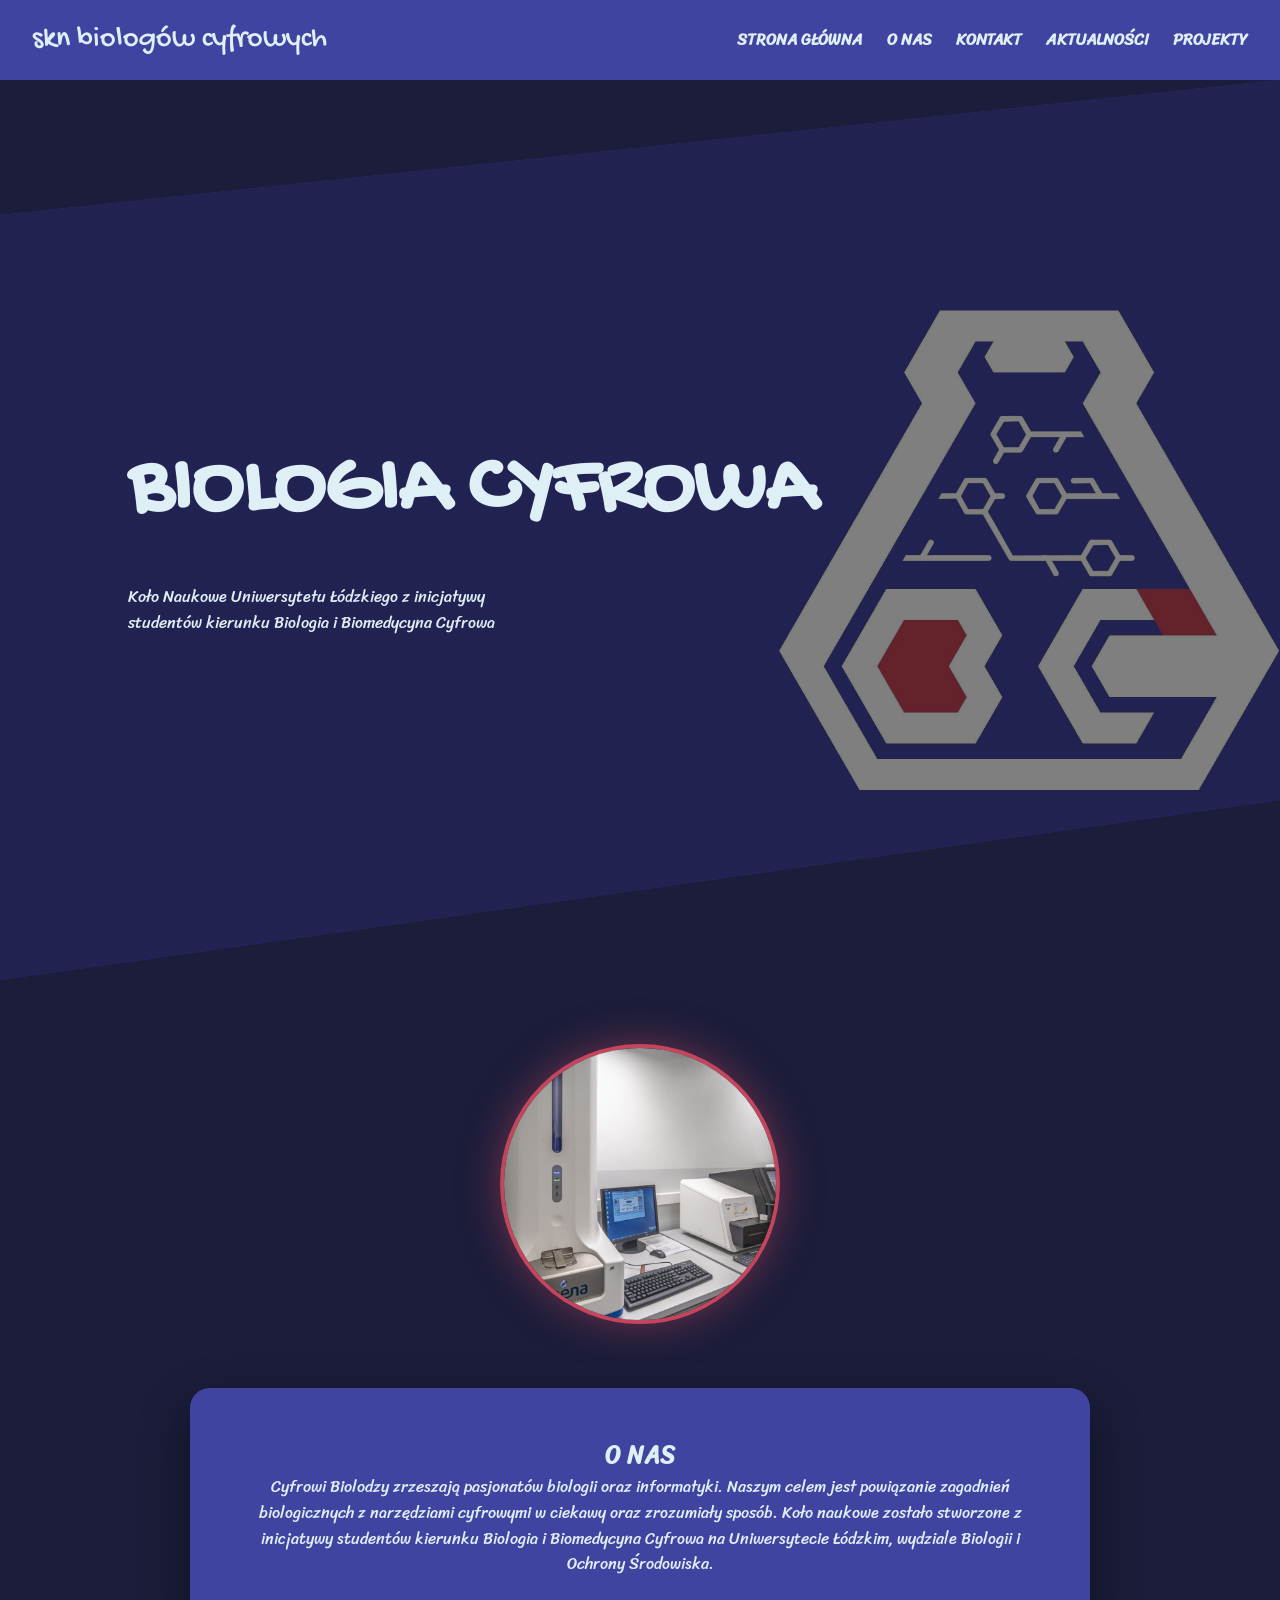
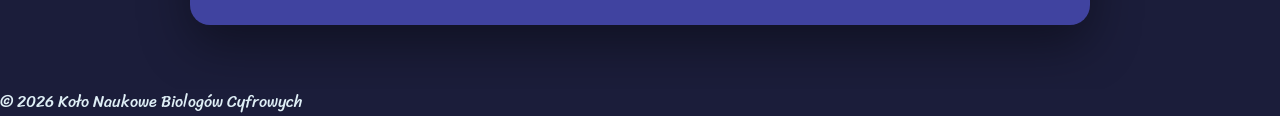
<file: index.html>
<!DOCTYPE html>
<html lang="pl">
<head>
    <meta charset="UTF-8">
    <meta name="viewport" content="width=device-width, initial-scale=1.0">
    <meta name="description" content="Oficjalna strona Studenckiego Koła Naukowego Biologów Cyfrowych."

    <link rel="preconnect" href="https://fonts.googleapis.com">
    <link rel="preconnect" href="https://fonts.gstatic.com" crossorigin>
    <link href="https://fonts.googleapis.com/css2?family=Gochi+Hand&family=Sriracha&display=swap" rel="stylesheet">
        
    <link rel="stylesheet" href="assets/css/style.css">
</head>
<body>
    
    <nav>
        <div class="logo">skn biologów cyfrowych</div>
        
        <button class="hamburger" id="hamburger">☰</button>

        <ul class="nav-links" id="nav-links">
            <li><a href="#">STRONA GŁÓWNA</a></li>
            <li><a href="#o-nas">O NAS</a></li>
            <li><a href="kontakt.html">KONTAKT</a></li>
            <li><a href="aktualnosci.html">AKTUALNOŚCI</a></li>
            <li><a href="projekty.html">PROJEKTY</a></li>
        </ul>
    </nav>

    <section class="hero">
        <div class="hero-bg"></div>
        <h1>BIOLOGIA CYFROWA</h1>
        <p>Koło Naukowe Uniwersytetu Łódzkiego z inicjatywy<br>
            studentów kierunku Biologia i Biomedycyna Cyfrowa</p>
    </section>
    
    <main>
        <section id="o-nas">
            <div class="about-content">
                <div class="photo-frame">
                    <img src="assets/img/biobankINS.jpg">
                </div>
                <div class="card">
                    <h2>O NAS</h2>
                    <p>Cyfrowi Biolodzy zrzeszają pasjonatów biologii oraz informatyki. 
                    Naszym celem jest powiązanie zagadnień biologicznych z 
                    narzędziami cyfrowymi w ciekawy oraz zrozumiały sposób.
                
                    Koło naukowe zostało stworzone z inicjatywy studentów kierunku Biologia
                    i Biomedycyna Cyfrowa na Uniwersytecie Łódzkim, wydziale Biologii i Ochrony Środowiska.</p>
                </div>
            </div>
        </section>
    </main>

    <footer>
        <p>&copy; 2026 Koło Naukowe Biologów Cyfrowych</p>
    </footer>

    <script>
    const hero = document.querySelector('.hero');
    const heroBg = document.querySelector('.hero-bg');

    hero.addEventListener('mousemove', function(event) {
        const rect = hero.getBoundingClientRect();
        const x = (event.clientX - rect.left) / rect.width - 0.5;
        const y = (event.clientY - rect.top) / rect.height - 0.5;

        const moveX = x * 30;
        const moveY = y * 30;

        heroBg.style.transform = `scale(1.1) translate(${moveX}px, ${moveY}px)`;
    });

    hero.addEventListener('mouseleave', function() {
        heroBg.style.transform = `scale(1.1) translate(0, 0)`;
    });

    const hamburger = document.querySelector('#hamburger');
    const navLinks = document.querySelector('#nav-links');

    hamburger.addEventListener('click', function() {
        navLinks.classList.toggle('active');
    });

    const navLinkItems = document.querySelectorAll('.nav-links a');

    navLinkItems.forEach(function(link) {
        link.addEventListener('click', function() {
            navLinks.classList.remove('active');
        });
    });
    </script>

</body>
</html>
</file>
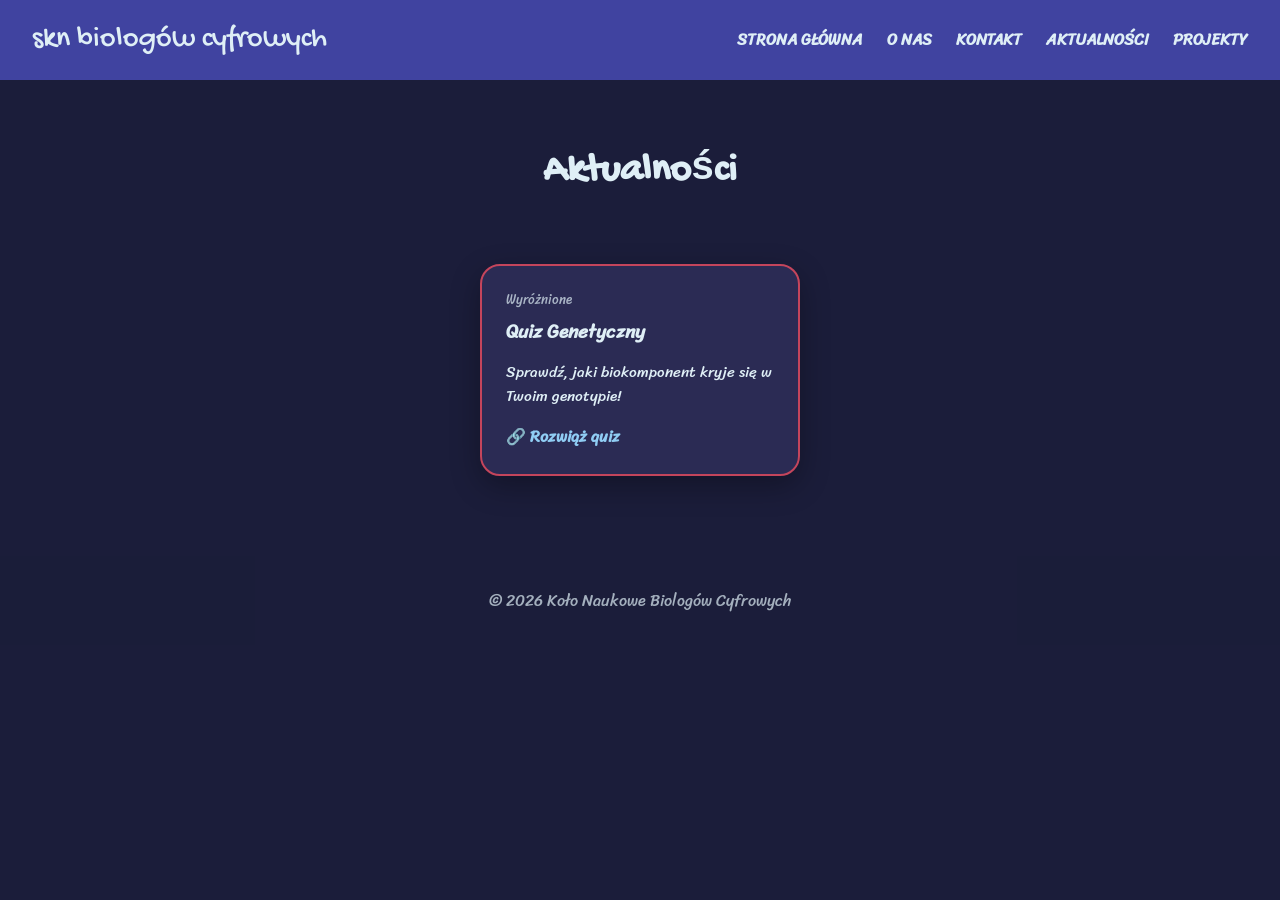
<file: aktualnosci.html>
<!DOCTYPE html>
<html lang="pl">
<head>
    <meta charset="UTF-8">
    <meta name="viewport" content="width=device-width, initial-scale=1.0">
    <title>Aktualności - SKN Biologów Cyfrowych</title>

    <link rel="preconnect" href="https://fonts.googleapis.com">
    <link rel="preconnect" href="https://fonts.gstatic.com" crossorigin>
    <link href="https://fonts.googleapis.com/css2?family=Gochi+Hand&family=Sriracha&display=swap" rel="stylesheet">
    
    <link rel="stylesheet" href="assets/css/zakladki.css">
</head>
<body>
    <nav>
        <div class="logo">skn biologów cyfrowych</div>
        <button class="hamburger" id="hamburger">☰</button>
        <ul class="nav-links" id="nav-links">
            <li><a href="index.html">STRONA GŁÓWNA</a></li>
            <li><a href="index.html#o-nas">O NAS</a></li>
            <li><a href="kontakt.html">KONTAKT</a></li>
            <li><a href="aktualnosci.html">AKTUALNOŚCI</a></li>
            <li><a href="projekty.html">PROJEKTY</a></li>
        </ul>
    </nav>

    <div class="page-header">
        <h2>Aktualności</h2>
    </div>

    <div class="page-content">
        <div class="card-grid">
            <div class="info-card">
                <span class="news-date">Wyróżnione</span>
                <h3>Quiz Genetyczny</h3>
                <p>Sprawdź, jaki biokomponent kryje się w Twoim genotypie!</p>
                <a href="https://tally.so/r/81OB0o">🔗 Rozwiąż quiz</a>
            </div>
        </div>
    </div>

    <footer>
        <p>&copy; 2026 Koło Naukowe Biologów Cyfrowych</p>
    </footer>

    <script>
        const hamburger = document.querySelector('#hamburger');
        const navLinks = document.querySelector('#nav-links');
        hamburger.addEventListener('click', () => navLinks.classList.toggle('active'));
    </script>
</body>
</html>
</file>
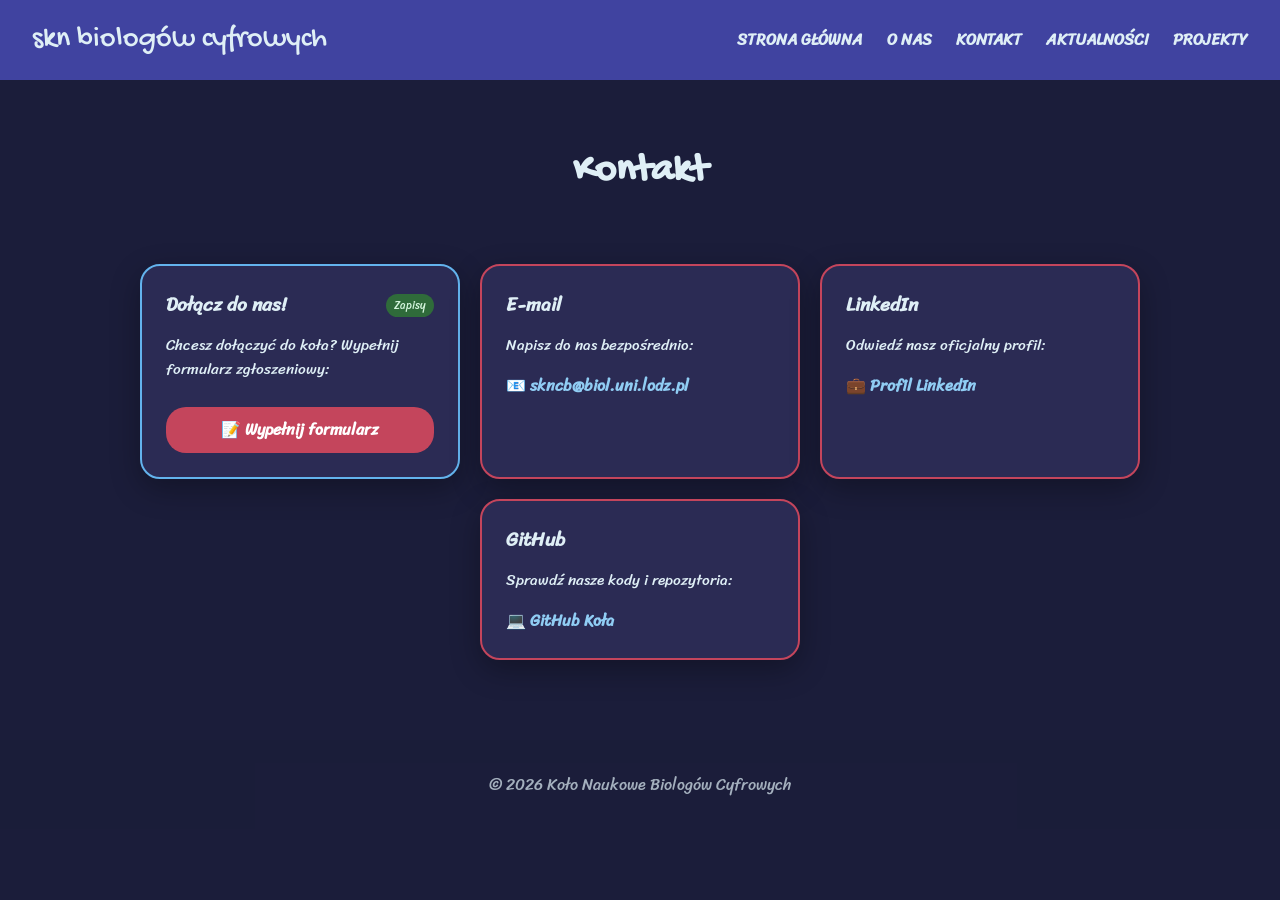
<file: kontakt.html>
<!DOCTYPE html>
<html lang="pl">
<head>
    <meta charset="UTF-8">
    <meta name="viewport" content="width=device-width, initial-scale=1.0">
    <title>Kontakt - SKN Biologów Cyfrowych</title>

    <link rel="preconnect" href="https://fonts.googleapis.com">
    <link rel="preconnect" href="https://fonts.gstatic.com" crossorigin>
    <link href="https://fonts.googleapis.com/css2?family=Gochi+Hand&family=Sriracha&display=swap" rel="stylesheet">
    
    <link rel="stylesheet" href="assets/css/zakladki.css">
</head>
<body>
    <nav>
        <div class="logo">skn biologów cyfrowych</div>
        <button class="hamburger" id="hamburger">☰</button>
        <ul class="nav-links" id="nav-links">
            <li><a href="index.html">STRONA GŁÓWNA</a></li>
            <li><a href="index.html#o-nas">O NAS</a></li>
            <li><a href="kontakt.html">KONTAKT</a></li>
            <li><a href="aktualnosci.html">AKTUALNOŚCI</a></li>
            <li><a href="projekty.html">PROJEKTY</a></li>
        </ul>
    </nav>

    <div class="page-header">
        <h2>Kontakt</h2>
    </div>

    <div class="page-content">
        <div class="card-grid">
            <div class="info-card" style="border-color: #63b3ed;">
                <h3>Dołącz do nas! <span class="status status--done">Zapisy</span></h3>
                <p>Chcesz dołączyć do koła? Wypełnij formularz zgłoszeniowy:</p>
                <a href="https://forms.cloud.microsoft/Pages/ResponsePage.aspx?id=7xpEYw7al0O7fvnUcF6WO17_g53q2uJJlqmK7EEeQcxUMjA4NE9VTjhSOFlCVjZUSjRERFo3N09YUS4u" target="_blank" class="join-btn">📝 Wypełnij formularz</a>
            </div>

            <div class="info-card">
                <h3>E-mail</h3>
                <p>Napisz do nas bezpośrednio:</p>
                <a href="mailto:skncb@biol.uni.lodz.pl">📧 skncb@biol.uni.lodz.pl</a>
            </div>

            <div class="info-card">
                <h3>LinkedIn</h3>
                <p>Odwiedź nasz oficjalny profil:</p>
                <a href="https://www.linkedin.com/company/skncb-ul" target="_blank">💼 Profil LinkedIn</a>
            </div>

            <div class="info-card">
                <h3>GitHub</h3>
                <p>Sprawdź nasze kody i repozytoria:</p>
                <a href="https://github.com/biologiacyfrowa" target="_blank">💻 GitHub Koła</a>
            </div>
        </div>
    </div>

    <footer>
        <p>&copy; 2026 Koło Naukowe Biologów Cyfrowych</p>
    </footer>

    <script>
        const hamburger = document.querySelector('#hamburger');
        const navLinks = document.querySelector('#nav-links');
        hamburger.addEventListener('click', () => navLinks.classList.toggle('active'));
    </script>
</body>
</html>
</file>
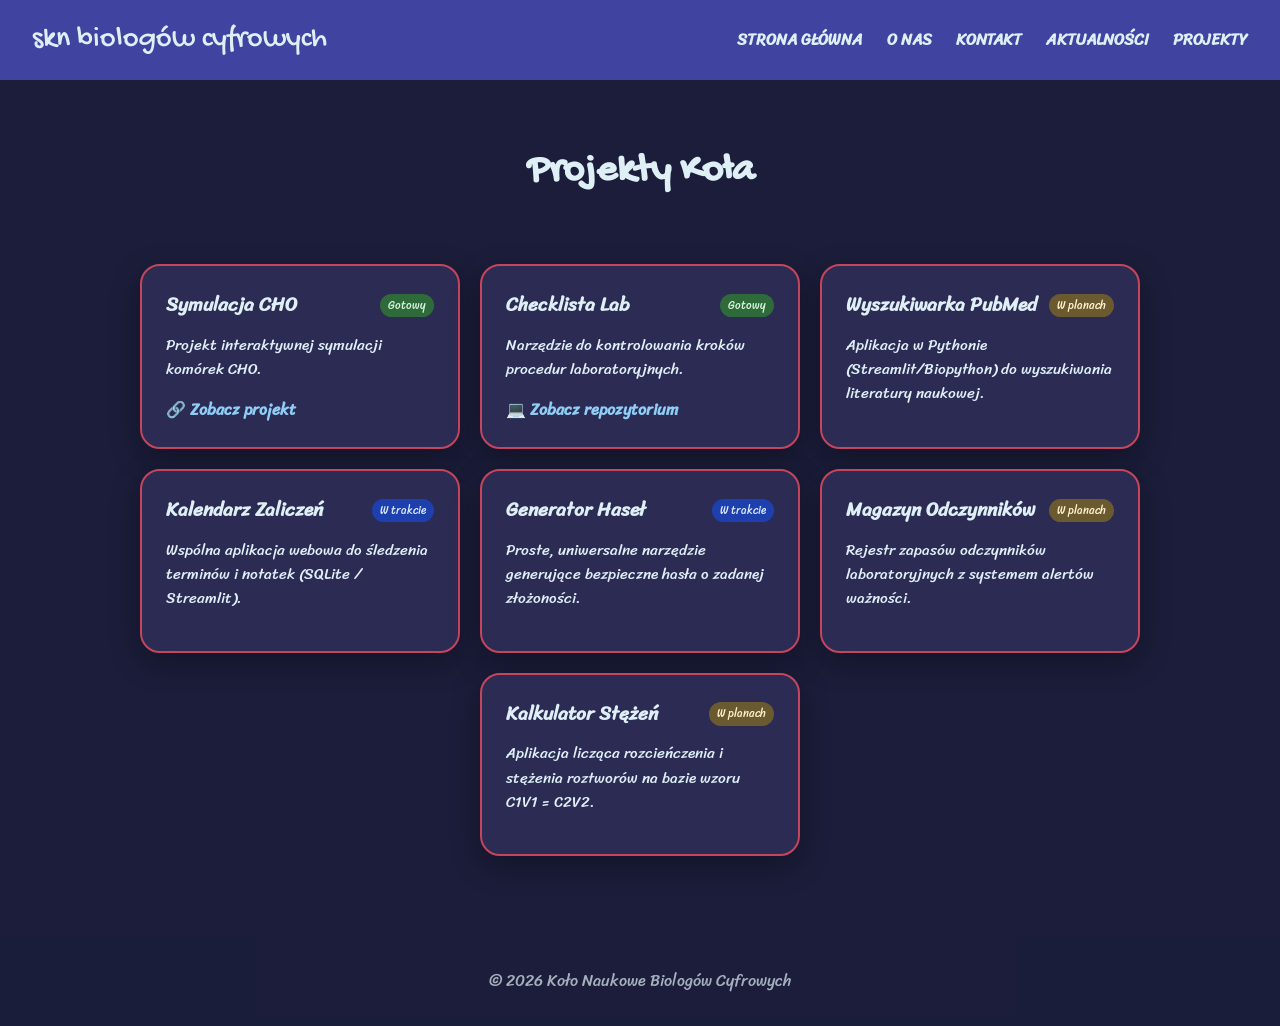
<file: projekty.html>
<!DOCTYPE html>
<html lang="pl">
<head>
    <meta charset="UTF-8">
    <meta name="viewport" content="width=device-width, initial-scale=1.0">
    <title>Projekty - SKN Biologów Cyfrowych</title>

    <link rel="preconnect" href="https://fonts.googleapis.com">
    <link rel="preconnect" href="https://fonts.gstatic.com" crossorigin>
    <link href="https://fonts.googleapis.com/css2?family=Gochi+Hand&family=Sriracha&display=swap" rel="stylesheet">
    
    <link rel="stylesheet" href="assets/css/zakladki.css">
</head>
<body>
    <nav>
        <div class="logo">skn biologów cyfrowych</div>
        <button class="hamburger" id="hamburger">☰</button>
        <ul class="nav-links" id="nav-links">
            <li><a href="index.html">STRONA GŁÓWNA</a></li>
            <li><a href="index.html#o-nas">O NAS</a></li>
            <li><a href="kontakt.html">KONTAKT</a></li>
            <li><a href="aktualnosci.html">AKTUALNOŚCI</a></li>
            <li><a href="projekty.html">PROJEKTY</a></li>
        </ul>
    </nav>

    <div class="page-header">
        <h2>Projekty Koła</h2>
    </div>

    <div class="page-content">
        <div class="card-grid">
            <div class="info-card">
                <h3>Symulacja CHO <span class="status status--done">Gotowy</span></h3>
                <p>Projekt interaktywnej symulacji komórek CHO.</p>
                <a href="https://juliancia.github.io/simulate_cho/" target="_blank">🔗 Zobacz projekt</a>
            </div>

            <div class="info-card">
                <h3>Checklista Lab <span class="status status--done">Gotowy</span></h3>
                <p>Narzędzie do kontrolowania kroków procedur laboratoryjnych.</p>
                <a href="https://github.com/biologiacyfrowa/checklist_LAB" target="_blank">💻 Zobacz repozytorium</a>
            </div>

            <div class="info-card">
                <h3>Wyszukiwarka PubMed <span class="status status--planned">W planach</span></h3>
                <p>Aplikacja w Pythonie (Streamlit/Biopython) do wyszukiwania literatury naukowej.</p>
            </div>

            <div class="info-card">
                <h3>Kalendarz Zaliczeń <span class="status status--progress">W trakcie</span></h3>
                <p>Wspólna aplikacja webowa do śledzenia terminów i notatek (SQLite / Streamlit).</p>
            </div>

            <div class="info-card">
                <h3>Generator Haseł <span class="status status--progress">W trakcie</span></h3>
                <p>Proste, uniwersalne narzędzie generujące bezpieczne hasła o zadanej złożoności.</p>
            </div>

            <div class="info-card">
                <h3>Magazyn Odczynników <span class="status status--planned">W planach</span></h3>
                <p>Rejestr zapasów odczynników laboratoryjnych z systemem alertów ważności.</p>
            </div>

            <div class="info-card">
                <h3>Kalkulator Stężeń <span class="status status--planned">W planach</span></h3>
                <p>Aplikacja licząca rozcieńczenia i stężenia roztworów na bazie wzoru C1V1 = C2V2.</p>
            </div>
        </div>
    </div>

    <footer>
        <p>&copy; 2026 Koło Naukowe Biologów Cyfrowych</p>
    </footer>

    <script>
        const hamburger = document.querySelector('#hamburger');
        const navLinks = document.querySelector('#nav-links');
        hamburger.addEventListener('click', () => navLinks.classList.toggle('active'));
    </script>
</body>
</html>
</file>
<file: assets/css/style.css>
* {
    margin: 0;
    padding: 0;
    box-sizing: border-box;
}

body {
  font-family: "Sriracha", Arial, sans-serif;
  font-weight: 400;
  color: #DFEFF6;
  background-color: #1B1D3A;
  line-height: 1.6;
}

h1 {
    font-family: "Gochi Hand", Arial, sans-serif;
    font-size: 85px;
    color: #DFEFF6;
}

nav {
    display: flex;
    justify-content: space-between;
    align-items: center;
    padding: 1rem 2rem;
    background-color: #4043A0;
    position: relative;
}

.logo {
    font-family: "Gochi Hand", Arial, sans-serif;
    font-weight: 400;
    font-size: 30px;
    color: #DFEFF6;
}

.nav-links {
    display: flex;
    gap: 1.5rem;
    list-style: none;
}

.nav-links a {
    display: inline-block;
    color: #DFEFF6;
    text-decoration: none;
    font-weight: 700;
    transition: color 0.3s ease, transform 0.3s ease, text-shadow 0.3s ease;
}

.nav-links a:hover {
    color: #C4455C;
    transform: translateY(-5px);
    text-shadow: 0 4px 8px rgba(0, 0, 0, 0.3);
}

.hero {
    height: 100vh;
    display: flex;
    flex-direction: column;
    align-items: left;
    justify-content: center;
    text-align: left;
    padding: 10%;
    gap: 1.5rem;
    clip-path: polygon(0 15%, 100% 0, 100% 80%, 0 100%);
    position: relative;
    overflow: hidden;
}

.hero-bg {
    position: absolute;
    inset: 0;
    background-image: linear-gradient(rgba(0, 0, 0, 0.5), rgba(0, 0, 0, 0.5)), url('../img/LOGO_BC_blue_right.jpg');
    background-size: cover;
    background-position: center;
    z-index: -1;
    transition: transform 0.2s ease-out;
}

#o-nas {
  position: relative;
  min-height: 60vh;
  display: flex;
  align-items: center;
  justify-content: center;
  overflow: hidden;
  padding: 4rem 2rem;
}

.card {
  position: relative;
  z-index: 1;
  max-width: 900px;
  background-color: #4043A0;
  border-radius: 20px;
  padding: 3rem;
  text-align: center;
  box-shadow: 0 20px 50px rgba(0, 0, 0, 0.4);
}

.about-content {
  display: flex;
  align-items: center;
  justify-content: center;
  gap: 4rem;
  flex-wrap: wrap;
}

.photo-frame {
  width: 280px;
  height: 280px;
  border-radius: 50%;
  overflow: hidden;
  flex-shrink: 0;
  border: 4px solid #C4455C;
  box-shadow: 0 0 40px rgba(196, 69, 92, 0.5);
}

.photo-frame img {
  width: 100%;
  height: 100%;
  object-fit: cover;
}

.hamburger {
  display: none;
  background: none;
  border: none;
  font-size: 2rem;
  color: #DFEFF6;
  cursor: pointer;
}

@media (max-width: 768px) {
  .hamburger {
    display: block;
  }

  .nav-links {
    display: none;
    flex-direction: column;
    position: absolute;
    top: 100%;
    left: 0;
    width: 100%;
    background-color: #4245A4;
    padding: 1rem 0;
    z-index: 100;
  }

  .nav-links.active {
    display: flex;
  }

  .nav-links li {
    text-align: center;
    padding: 0.8rem 0;
  }
}
</file>
<file: assets/css/zakladki.css>
* {
    margin: 0;
    padding: 0;
    box-sizing: border-box;
}

body {
  font-family: "Sriracha", Arial, sans-serif;
  font-weight: 400;
  color: #DFEFF6;
  background-color: #1B1D3A;
  line-height: 1.6;
}

h1 {
    font-family: "Gochi Hand", Arial, sans-serif;
    font-size: 85px;
    color: #DFEFF6;
}

/* Nawigacja (wspólna) */
nav {
    display: flex;
    justify-content: space-between;
    align-items: center;
    padding: 1rem 2rem;
    background-color: #4043A0;
    position: sticky;
    top: 0;
    z-index: 1000;
}

.logo {
    font-family: "Gochi Hand", Arial, sans-serif;
    font-weight: 400;
    font-size: 30px;
    color: #DFEFF6;
}

.nav-links {
    display: flex;
    gap: 1.5rem;
    list-style: none;
}

.nav-links a {
    display: inline-block;
    color: #DFEFF6;
    text-decoration: none;
    font-weight: 700;
    transition: color 0.3s ease, transform 0.3s ease, text-shadow 0.3s ease;
}

.nav-links a:hover, .nav-links a.active {
    color: #C4455C;
    transform: translateY(-3px);
    text-shadow: 0 4px 8px rgba(0, 0, 0, 0.3);
}

/* Styl dla podstron (treści główne) */
.page-header {
    text-align: center;
    padding: 60px 20px 20px 20px;
}

.page-header h2 {
    font-size: 2.5rem;
    font-family: "Gochi Hand", Arial, sans-serif;
    color: #DFEFF6;
}

.page-content {
    max-width: 1100px;
    margin: 0 auto;
    padding: 40px 20px 80px 20px;
}

/* Kafelki */
.card-grid {
    display: flex;
    justify-content: center;
    gap: 20px;
    flex-wrap: wrap;
}

.info-card {
    background-color: #2b2b54;
    padding: 24px;
    border-radius: 20px;
    box-shadow: 0 10px 30px rgba(0, 0, 0, 0.3);
    border: 2px solid #C4455C;
    flex: 1;
    min-width: 260px;
    max-width: 320px;
    text-align: left;
}

.info-card h3 {
    margin-bottom: 12px;
    font-size: 1.2rem;
    display: flex;
    align-items: center;
    justify-content: space-between;
    gap: 8px;
}

.info-card p {
    margin-bottom: 16px;
    font-size: 0.95rem;
}

.info-card a {
    display: inline-block;
    color: #90cdf4;
    text-decoration: none;
    font-weight: bold;
    word-break: break-all;
}

.info-card a:hover {
    text-decoration: underline;
}

/* Przycisk formularza */
.join-btn {
    display: inline-block;
    margin-top: 10px;
    background-color: #C4455C;
    color: #fff !important;
    padding: 10px 20px;
    border-radius: 20px;
    text-decoration: none;
    font-weight: bold;
    text-align: center;
    width: 100%;
    transition: background-color 0.2s, transform 0.2s;
}

.join-btn:hover {
    background-color: #a0364d;
    transform: translateY(-2px);
    text-decoration: none !important;
}

/* Statusy */
.status {
    font-size: 11px;
    padding: 3px 8px;
    border-radius: 20px;
    font-weight: normal;
    white-space: nowrap;
}

.status--done {
    background: #2f6b3a;
    color: #d4f5dd;
}

.status--progress {
    background: #1e40af;
    color: #dbeafe;
}

.status--planned {
    background: #6b5a2f;
    color: #fff3cd;
}

.news-date {
    display: block;
    font-size: 13px;
    opacity: 0.7;
    margin-bottom: 6px;
}

/* Sekcja O nas (dla strony głównej) */
.hero {
    height: 100vh;
    display: flex;
    flex-direction: column;
    align-items: flex-start;
    justify-content: center;
    text-align: left;
    padding: 10%;
    gap: 1.5rem;
    clip-path: polygon(0 15%, 100% 0, 100% 80%, 0 100%);
    position: relative;
    overflow: hidden;
}

.hero-bg {
    position: absolute;
    inset: 0;
    background-image: linear-gradient(rgba(0, 0, 0, 0.5), rgba(0, 0, 0, 0.5)), url('../img/LOGO_BC_blue_right.jpg');
    background-size: cover;
    background-position: center;
    z-index: -1;
    transition: transform 0.2s ease-out;
}

#o-nas {
    padding: 6rem 2rem;
    background-color: #1B1D3A;
    display: flex;
    justify-content: center;
}

.about-content {
    display: flex;
    align-items: center;
    justify-content: center;
    gap: 4rem;
    flex-wrap: wrap;
    max-width: 900px;
}

.photo-frame {
    width: 280px;
    height: 280px;
    border-radius: 50%;
    overflow: hidden;
    flex-shrink: 0;
    border: 4px solid #C4455C;
    box-shadow: 0 0 40px rgba(196, 69, 92, 0.5);
}

.photo-frame img {
    width: 100%;
    height: 100%;
    object-fit: cover;
}

.card {
    max-width: 500px;
    background-color: #4043A0;
    border-radius: 20px;
    padding: 3rem;
    text-align: center;
    box-shadow: 0 20px 50px rgba(0, 0, 0, 0.4);
}

.hamburger {
    display: none;
    background: none;
    border: none;
    font-size: 2rem;
    color: #DFEFF6;
    cursor: pointer;
}

@media (max-width: 768px) {
    .hamburger {
        display: block;
    }
    .nav-links {
        display: none;
        flex-direction: column;
        position: absolute;
        top: 100%;
        left: 0;
        width: 100%;
        background-color: #4245A4;
        padding: 1rem 0;
        z-index: 100;
    }
    .nav-links.active {
        display: flex;
    }
    .nav-links li {
        text-align: center;
        padding: 0.8rem 0;
    }
}

footer {
    text-align: center;
    padding: 2rem;
    opacity: 0.7;
    background-color: #1B1D3A;
}
</file>
